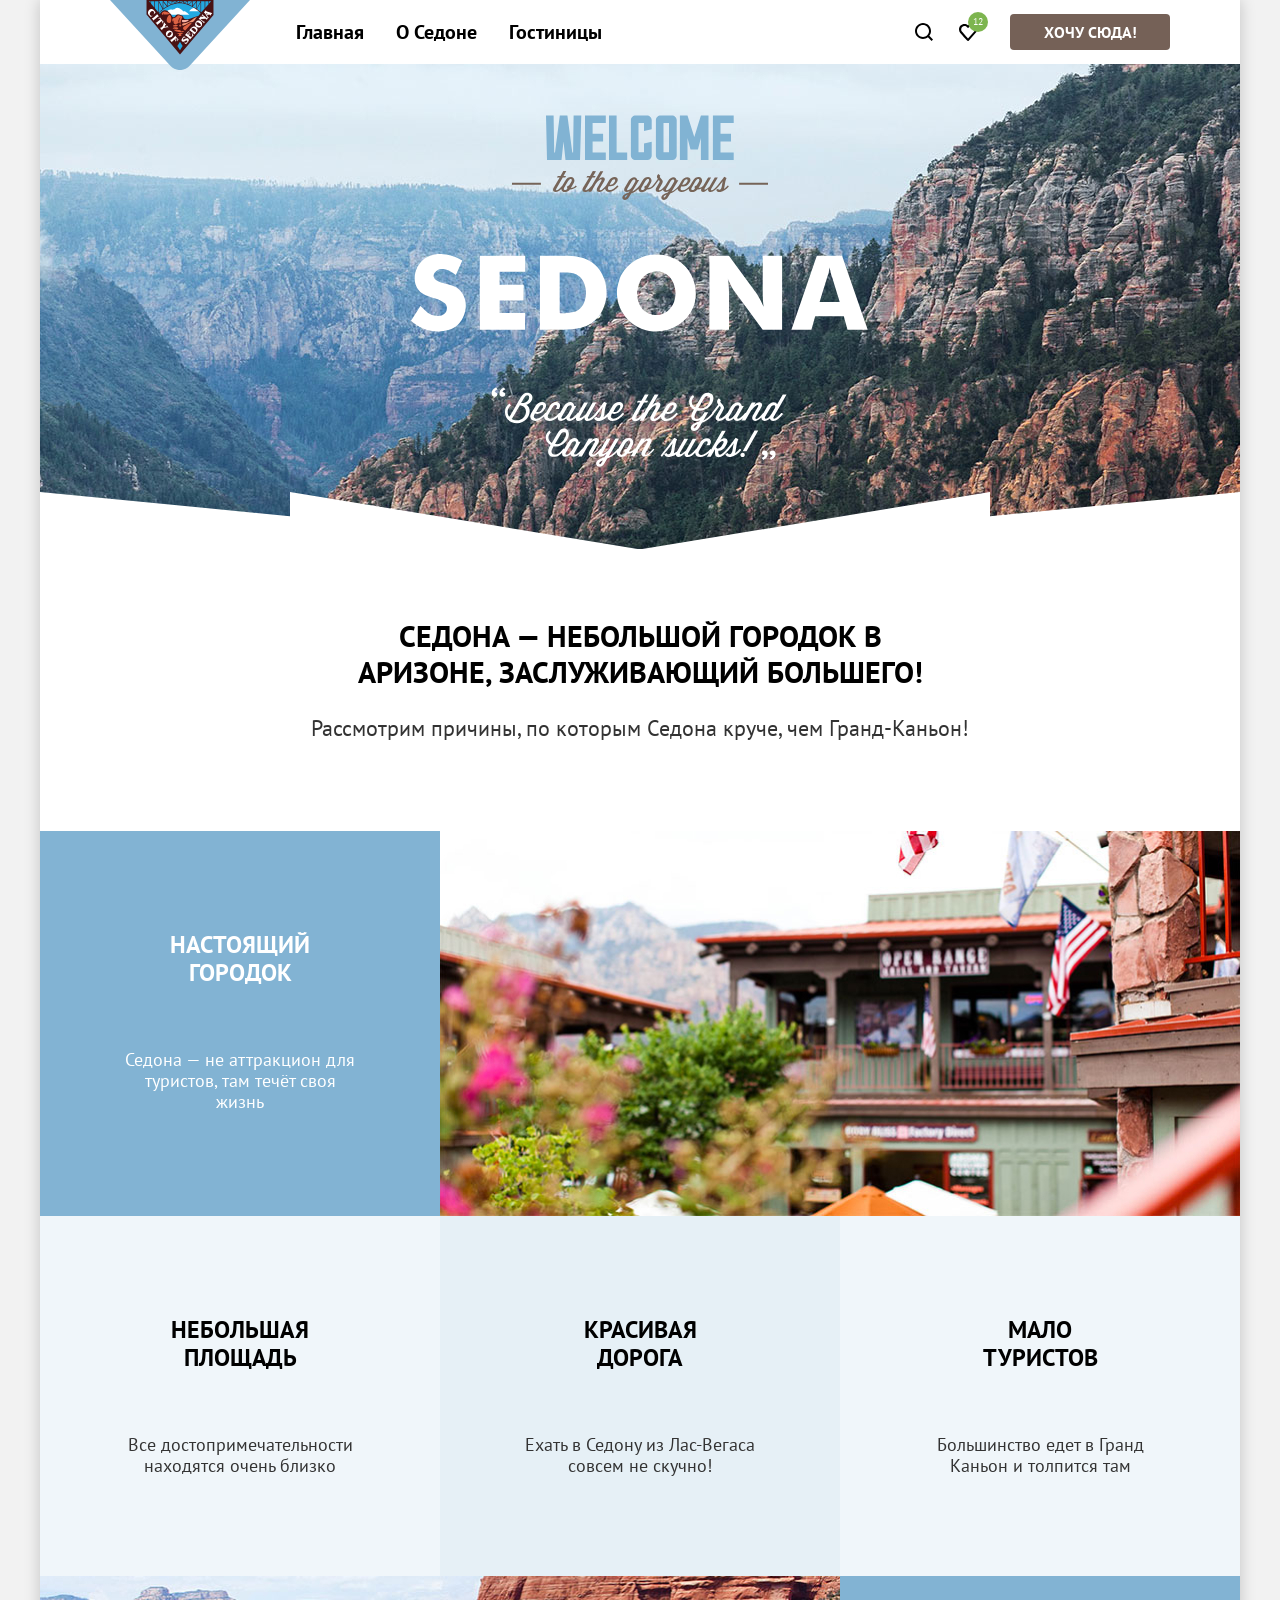
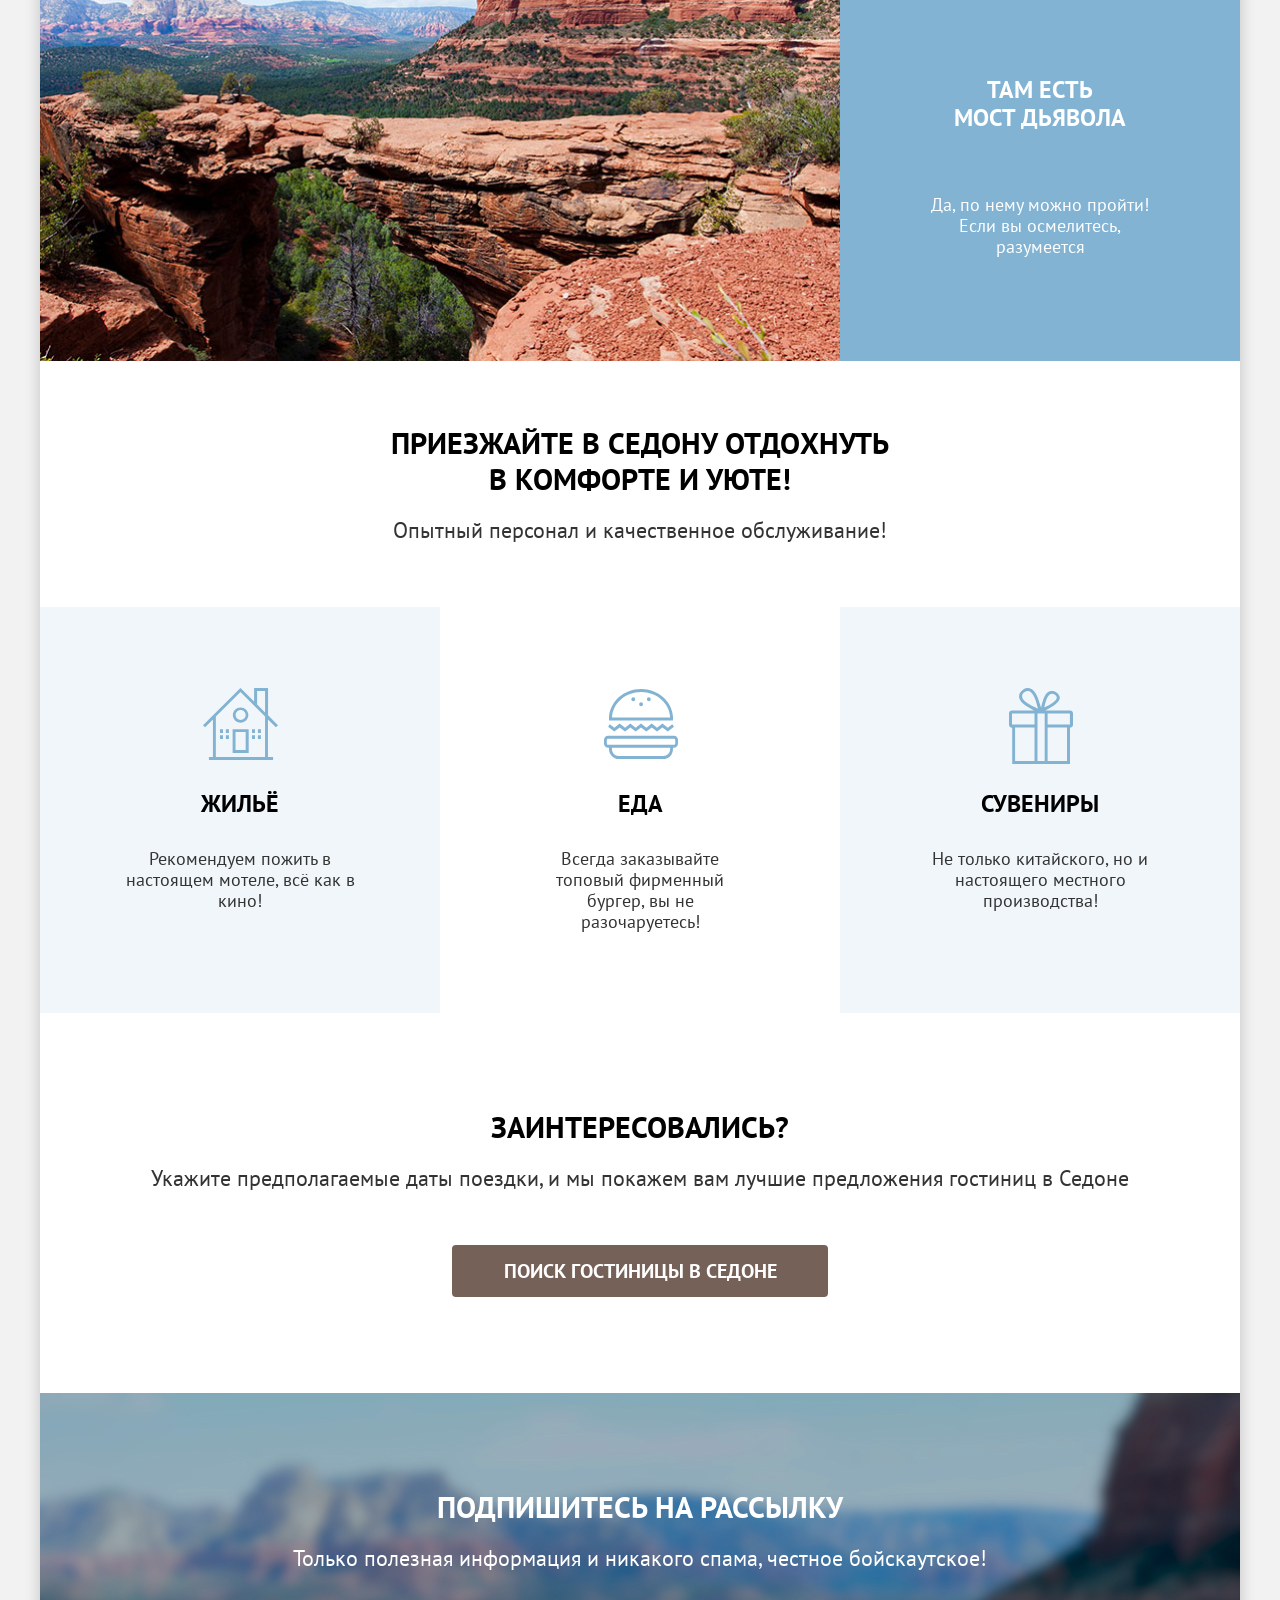
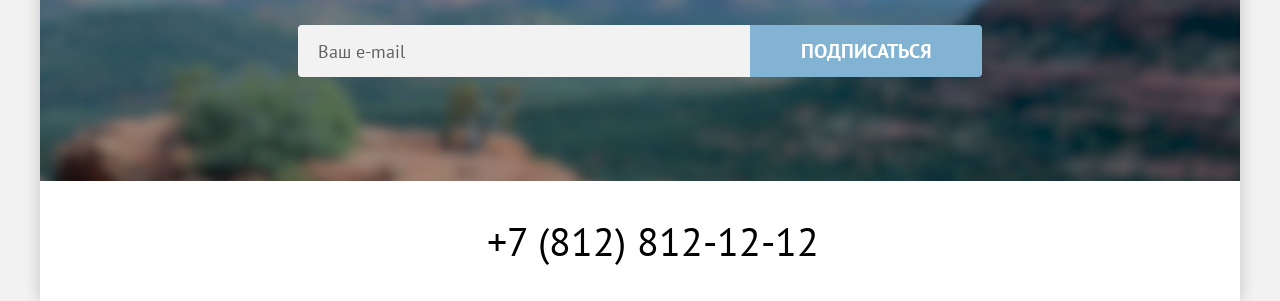
<file: index.html>
<!DOCTYPE html>
<html lang="ru">
  <head>
    <meta charset="utf-8">
    <title>HTML Academy: Седона</title>
    <link rel="stylesheet" href="styles/styles.css">
  </head>
  <body>
    <div class="container">
  <!-- Header -->
      <header class="page-header">
        <nav class="page-navigation">
          <a class="logo" href="index.html">
            <img class="logo-img" src="images/logo.svg" width="140" height="70" alt="логотип city of Sedona" title="city of Sedona">
          </a>
          <ul class="list-normalize menu">
            <li class="menu-item">
              <a class="menu-link current">Главная</a>
            </li>
            <li class="menu-item">
              <a class="menu-link" href="#">О Седоне</a>
            </li>
            <li class="menu-item">
              <a class="menu-link" href="catalog.html">Гостиницы</a>
            </li>
          </ul>
          <div class="custom-menu">
              <a class="action-icon page-search" href="#" title="Поиск">
                <span class="visually-hidden">Поиск по сайту</span>
              </a>
              <a class="action-icon favorites" href="#" title="Избранное">
                <span class="visually-hidden">Избранное</span>
                <span class="favorites-number">12</span>
              </a>
              <a class="button desire-btn" href="#">Хочу сюда!</a>
          </div>
        </nav>
      </header>
      <main class="page-main main-index">
  <!--  Hero Section -->
        <section class="hero">
          <h1 class="visually-hidden">Седона — город в Аризоне.</h1>
          <img class="hero-head-img" src="images/welcome.svg" width="458" height="352" alt="Welcome to the gorgeous Sedona 'Because the Grand Conyon sucks!'">
        </section>
  <!--  Advantages Section -->
        <section class="advantages">
          <h2 class="section-title advantages-title">Седона — небольшой городок в Аризоне, заслуживающий большего!</h2>
          <p class="section-subtitle advantages-subtitle">Рассмотрим причины, по которым Седона круче, чем Гранд-Каньон!</p>
          <ul class="list-normalize advantages-list">

            <li class="advantages-item advantages-image-item">
              <div class="advantages-item-wrap">
                <h3 class="block-title advantages-item-title">Настоящий городок</h3>
                <p class="advantages-item-text">Седона — не аттракцион для туристов, там течёт своя жизнь</p>
              </div>
              <img class="advantages-item-img" src="images/advantages-town.jpg" width="800" height="385" alt="город с зелеными зданиями, флагами и видом на горы за ними">
            </li>


            <li class="advantages-item">
              <h3 class="block-title advantages-item-title">Небольшая площадь</h3>
              <p class="advantages-item-text">Все достопримечательности находятся очень близко</p>
            </li>

            <li class="advantages-item advantages-item-darker-bg">
              <h3 class="block-title advantages-item-title">Красивая <br>дорога</h3>
              <p class="advantages-item-text">Ехать в Седону из Лас-Вегаса совсем не скучно!</p>
            </li>

            <li class="advantages-item">
              <h3 class="block-title advantages-item-title">Мало <br>туристов</h3>
              <p class="advantages-item-text">Большинство едет в Гранд Каньон и толпится там</p>
            </li>


            <li class="advantages-item advantages-image-item image-left">
              <div class="advantages-item-wrap">
                <h3 class="block-title advantages-item-title">Там есть <br>мост дьявола</h3>
                <p class="advantages-item-text">Да, по нему можно пройти! Если вы осмелитесь, разумеется</p>
              </div>
              <img class="advantages-item-img" src="images/advantages-mountains.jpg" width="800" height="385" alt="пейзаж с красными скалами, соединяющимися в природный мост над лесистой долиной">
            </li>

          </ul>
        </section>
  <!--  Offer Section -->
        <section class="offer">
          <h2 class="section-title offer-title">Приезжайте в Седону отдохнуть в комфорте и уюте!</h2>
          <p class="section-subtitle offer-subtitle">Опытный персонал и качественное обслуживание!</p>
          <ul class="list-normalize offer-list">
            <li class="offer-item offer-item-house">
              <h3 class="block-title offer-item-title">Жильё</h3>
              <p class="offer-item-description">Рекомендуем пожить в настоящем мотеле, всё как в кино!</p>
            </li>
            <li class="offer-item offer-item-food">
              <h3 class="block-title offer-item-title">Еда</h3>
              <p class="offer-item-description">Всегда заказывайте топовый фирменный бургер, вы не разочаруетесь!</p>
            </li>
            <li class="offer-item offer-item-present">
              <h3 class="block-title offer-item-title">Сувениры</h3>
              <p class="offer-item-description">Не только китайского, но и настоящего местного производства!</p>
            </li>
          </ul>
        </section>
  <!--  Booking Section -->
        <section class="booking">
          <h2 class="section-title booking-title">Заинтересовались?</h2>
          <p class="section-subtitle booking-subtitle">Укажите предполагаемые даты поездки, и мы покажем вам лучшие предложения гостиниц в Седоне</p>
          <a class="button booking-btn" href="#">Поиск гостиницы в Седоне</a>
        </section>
  <!--  Subscribe Section -->
        <section class="subscription subscription-background">
          <h2 class="section-title subscription-title">Подпишитесь на рассылку</h2>
          <p class="section-subtitle subscription-subtitle">Только полезная информация и никакого спама, честное бойскаутское!</p>
          <form class="subscription-form" action="https://echo.htmlacademy.ru/" method="post">
            <input class="subscription-form-input" type="email" name="email" placeholder="Ваш e-mail" required>
            <button class="button subscription-form-btn" type="submit">Подписаться</button>
          </form>
        </section>
      </main>
  <!-- Footer -->
      <footer class="page-footer">
        <ul class="list-normalize social-list">
          <li class="social-item">
            <a class="social-item-link" href="https://vk.com/htmlacademy">
              <span class="visually-hidden">Вконтакте</span>
            </a>
          </li>
          <li class="social-item">
            <a class="social-item-link" href="https://t.me/htmlacademy">
              <span class="visually-hidden">Телеграм</span>
            </a>
          </li>
          <li class="social-item">
            <a class="social-item-link" href="https://www.youtube.com/user/htmlacademyru">
              <span class="visually-hidden">Youtube</span>
            </a>
          </li>
        </ul>
        <address class="contact-tel">
          <a class="tel" href="tel:+78128121212">+7 (812) 812-12-12</a>
        </address>
        <a class="htmlacademy-logo" href="https://htmlacademy.ru/intensive/htmlcss">
          <span class="visually-hidden">логотип Html Academy</span>
        </a>
      </footer>
    </div>
  </body>
</html>
</file>
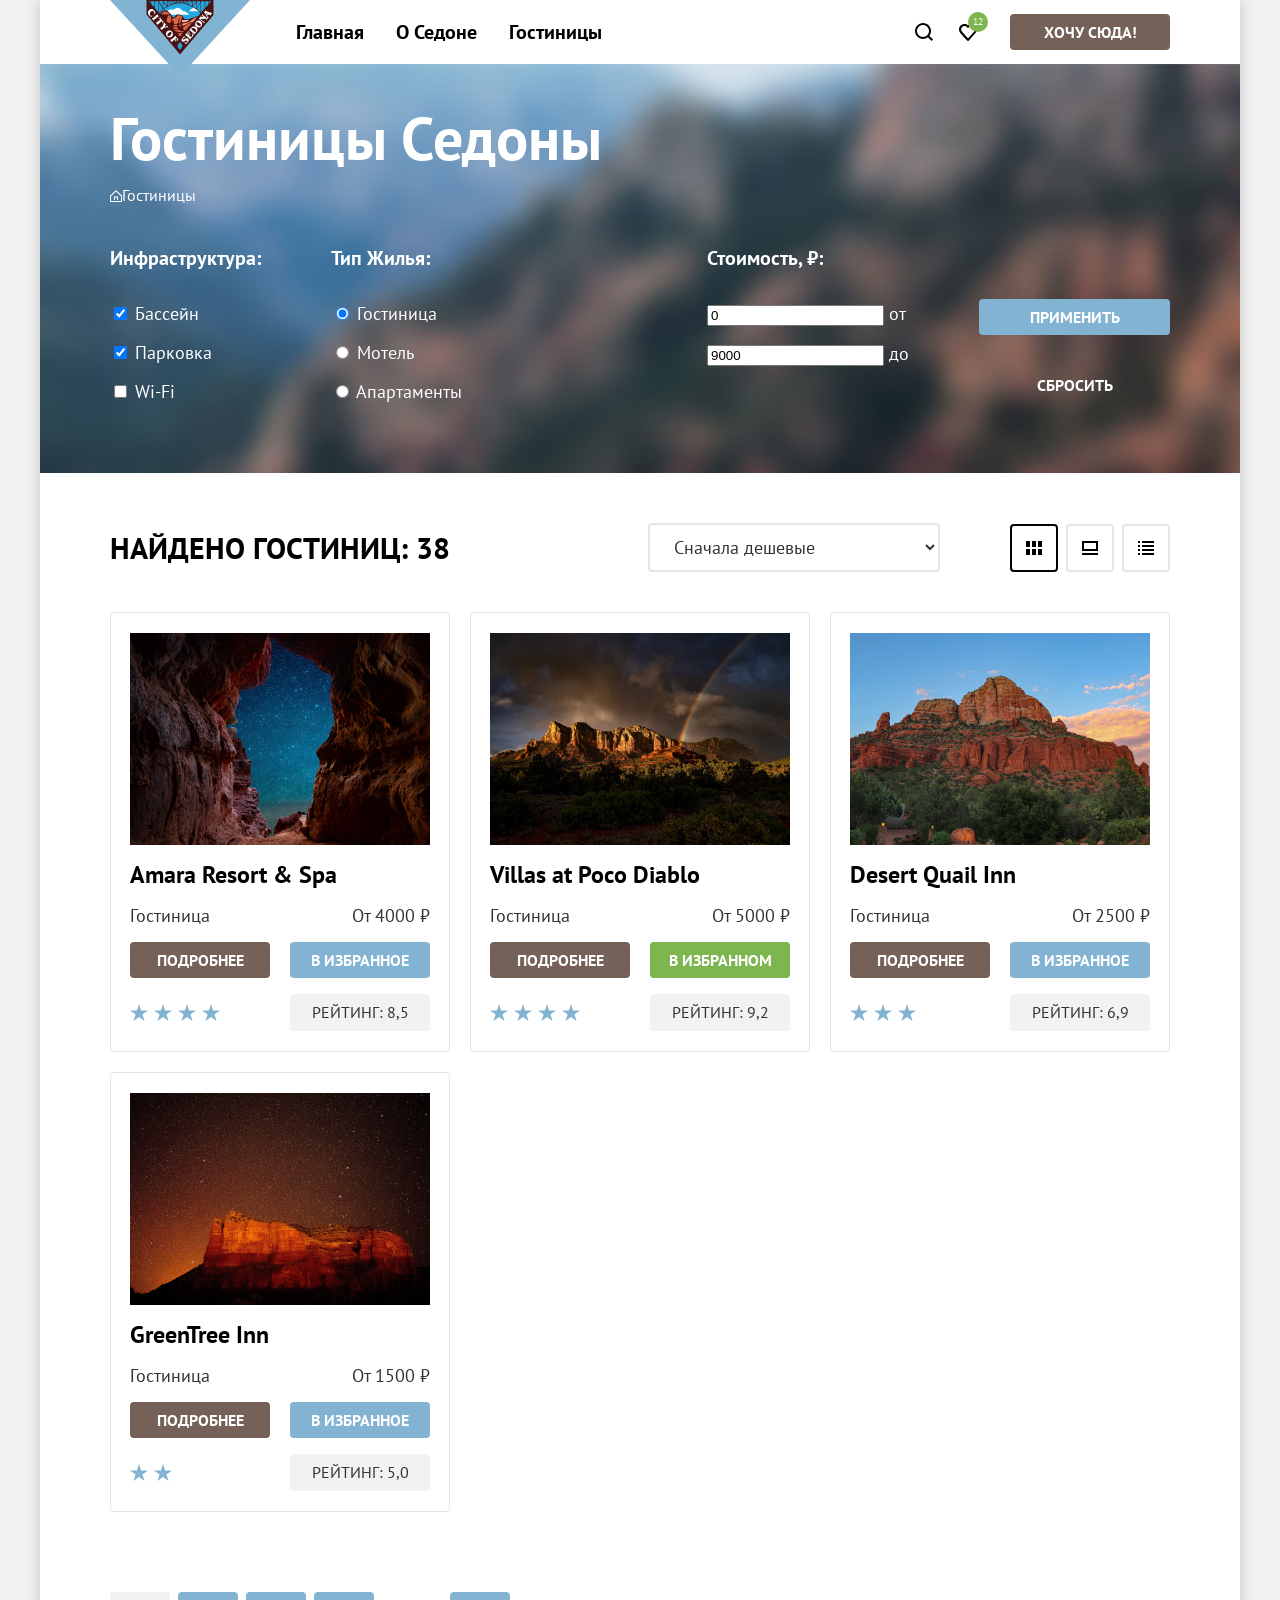
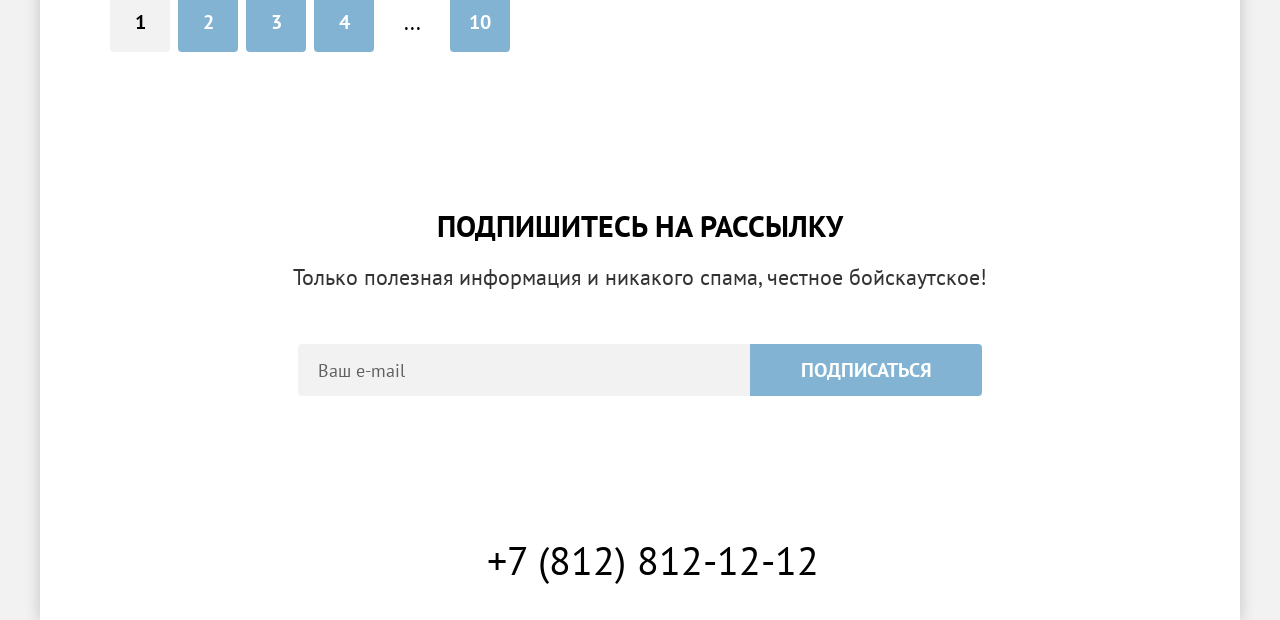
<file: catalog.html>
<!DOCTYPE html>
<html lang="ru">
  <head>
    <meta charset="utf-8">
    <title>Гостиницы Седоны</title>
    <link rel="stylesheet" href="styles/styles.css">
  </head>
  <body>
    <div class="container">
  <!-- Header -->
      <header class="page-header">
        <nav class="page-navigation">
          <a class="logo" href="index.html">
            <img class="logo-img" src="images/logo.svg" width="140" height="70" alt="логотип city of Sedona" title="city of Sedona">
          </a>
          <ul class="list-normalize menu">
            <li class="menu-item">
              <a class="menu-link" href="index.html">Главная</a>
            </li>
            <li class="menu-item">
              <a class="menu-link" href="#">О Седоне</a>
            </li>
            <li class="menu-item">
              <a class="menu-link current">Гостиницы</a>
            </li>
          </ul>
          <div class="custom-menu">
              <a class="action-icon page-search" href="#" title="Поиск">
                <span class="visually-hidden">Поиск по сайту</span>
              </a>
              <a class="action-icon favorites" href="#" title="Избранное">
                <span class="visually-hidden">Избранное</span>
                <span class="favorites-number">12</span>
              </a>
              <a class="button desire-btn" href="#">Хочу сюда!</a>
          </div>
        </nav>
      </header>
      <main class="page-main main-inner">
  <!-- Intro Section -->
        <section class="intro">
          <h1 class="page-title">Гостиницы Седоны</h1>
          <ul class="list-normalize breadcrumbs">
            <li class="breadcrumbs-item">
              <a class="breadcrumbs-link breadcrumbs-link-index" href="index.html">
                <span class="visually-hidden">Главная</span>
              </a>
            </li>
            <li class="breadcrumbs-item">
              <a class="breadcrumbs-link">Гостиницы</a>
            </li>
          </ul>
        <!-- Фильтры -->
          <form class="catalog-filter" action="https://echo.htmlacademy.ru/" method="get">
            <fieldset class="catalog-filter-group">
              <legend class="catalog-filter-title">Инфраструктура:</legend>
              <p class="filter-field-wrap">
                <input class="catalog-filter-input" id="swimming-pool-checkbox" type="checkbox" name="swimming-pool" checked>
                <label class="catalog-filter-label" for="swimming-pool-checkbox">Бассейн</label>
              </p>
              <p class="filter-field-wrap">
                <input class="catalog-filter-input" id="parking-checkbox" type="checkbox" name="parking" checked>
                <label class="catalog-filter-label" for="parking-checkbox">Парковка</label>
              </p>
              <p class="filter-field-wrap">
                <input class="catalog-filter-input" id="wi-fi-checkbox" type="checkbox" name="wi-fi">
                <label class="catalog-filter-label" for="wi-fi-checkbox">Wi-Fi</label>
              </p>
            </fieldset>
            <fieldset class="catalog-filter-group">
              <legend class="catalog-filter-title">Тип жилья:</legend>
              <p class="filter-field-wrap">
                <input class="catalog-filter-input" id="hotel-radio" type="radio" name="housing-type" value="hotel" checked>
                <label class="catalog-filter-label" for="hotel-radio">Гостиница</label>
              </p>
              <p class="filter-field-wrap">
                <input class="catalog-filter-input" id="motel-radio" type="radio" name="housing-type" value="motel">
                <label class="catalog-filter-label" for="motel-radio">Мотель</label>
              </p>
              <p class="filter-field-wrap">
                <input class="catalog-filter-input" id="apartments-radio" type="radio" name="housing-type" value="apartments">
                <label class="catalog-filter-label" for="apartments-radio">Апартаменты</label>
              </p>
            </fieldset>
            <fieldset class="catalog-filter-group align-right">
              <legend class="catalog-filter-title">Стоимость, ₽:</legend>
              <p class="filter-field-wrap">
                <input class="catalog-filter-input catalog-filter-input-price" id="minprice" type="number" name="minprice" value="0">
                <label class="catalog-filter-label" for="minprice">от</label>
              </p>
              <p class="filter-field-wrap">
                <input class="catalog-filter-input catalog-filter-input-price" id="maxprice" type="number" name="maxprice" value="9000">
                <label class="catalog-filter-label" for="maxprice">до</label>
              </p>
            </fieldset>
            <div class="buttons-wrap filter-btn-wrap">
              <button class="button catalog-filter-btn" type="submit">Применить</button>
              <button class="button catalog-filter-btn catalog-filter-btn-transparent" type="reset">Сбросить</button>
            </div>
          </form>
        </section>
  <!-- Catalog Section -->
        <section class="catalog">
          <h2 class="visually-hidden">Каталог гостиниц</h2>
        <!-- Сортировка -->
          <div class="catalog-sorting">
            <p class="search-result">Найдено гостиниц: <output name="filter-output">38</output></p>
            <select class="sorting-order" name="sorting-order" aria-label="Сортировка">
              <option value="cheap">Сначала дешевые</option>
              <option value="expensive">Сначала дорогие</option>
              <option value="popular">Сначала популярные</option>
            </select>
            <ul class="list-normalize sorting-view-buttons">
              <li class="sorting-view-item">
                <a class="sorting-view-button sorting-view-button-tile active" href="catalog.html?view=tile">
                  <span class="visually-hidden">Показать плитками</span>
                </a>
              </li>
              <li class="sorting-view-item">
                <a class="sorting-view-button sorting-view-button-card" href="catalog.html?view=card">
                  <span class="visually-hidden">Показать карточками</span>
                </a>
              </li>
              <li class="sorting-view-item">
                <a class="sorting-view-button sorting-view-button-list" href="catalog.html?view=list">
                  <span class="visually-hidden">Показать списком</span>
                </a>
              </li>
            </ul>
          </div>
        <!-- Каталог гостиниц -->
          <ul class="list-normalize catalog-list">
            <li class="catalog-card">
              <a class="catalog-card-link" href="#">
                <img class="catalog-card-img" src="images/catalog/hotel-1.jpg" width="300" height="212" alt="вид из пещеры на звездное небо">
              </a>
              <a class="catalog-card-link" href="#">
                <h3 class="block-title catalog-card-title">Amara Resort & Spa</h3>
              </a>
              <div class="card-content">
                <span class="card-text catalog-card-housing">Гостиница</span>
                <span class="card-text catalog-card-price">От 4000 ₽</span>
                <a class="button catalog-card-btn" href="#">Подробнее</a>
                <button class="button catalog-card-btn catalog-card-add-favorites" type="button">В избранное</button>
                <span class="catalog-card-stars four-stars">
                  <span class="visually-hidden">Отель четыре звезды</span>
                </span>
                <span class="catalog-card-rating">Рейтинг: 8,5</span>
              </div>
            </li>
            <li class="catalog-card">
              <a class="catalog-card-link" href="#">
                <img class="catalog-card-img" src="images/catalog/hotel-2.jpg" width="300" height="212" alt="пейзаж с горами, покрытыми лесом, и радугой на фоне облачного неба">
              </a>
              <a class="catalog-card-link" href="#">
                <h3 class="block-title catalog-card-title">Villas at Poco Diablo</h3>
              </a>
              <div class="card-content">
                <span class="card-text catalog-card-housing">Гостиница</span>
                <span class="card-text catalog-card-price">От 5000 ₽</span>
                <a class="button catalog-card-btn" href="#">Подробнее</a>
                <button class="button catalog-card-btn catalog-card-in-favorites" type="button">В избранном</button>
                <span class="catalog-card-stars four-stars">
                  <span class="visually-hidden">Отель четыре звезды</span>
                </span>
                <span class="catalog-card-rating">Рейтинг: 9,2</span>
              </div>
            </li>
            <li class="catalog-card">
              <a class="catalog-card-link" href="#">
                <img class="catalog-card-img" src="images/catalog/hotel-3.jpg" width="300" height="212" alt="массивная красная гора на фоне голубого неба с облаками, а внизу зеленая растительность">
              </a>
              <a class="catalog-card-link" href="#">
                <h3 class="block-title catalog-card-title">Desert Quail Inn</h3>
              </a>
              <div class="card-content">
                <span class="card-text catalog-card-housing">Гостиница</span>
                <span class="card-text catalog-card-price">От 2500 ₽</span>
                <a class="button catalog-card-btn" href="#">Подробнее</a>
                <button class="button catalog-card-btn catalog-card-add-favorites" type="button">В избранное</button>
                <span class="catalog-card-stars three-stars">
                  <span class="visually-hidden">Отель три звезды</span>
                </span>
                <span class="catalog-card-rating">Рейтинг: 6,9</span>
              </div>
            </li>
            <li class="catalog-card">
              <a class="catalog-card-link" href="#">
                <img class="catalog-card-img" src="images/catalog/hotel-4.jpg" width="300" height="212" alt="ночной пейзаж с красной скалой под звёздным небом">
              </a>
              <a class="catalog-card-link" href="#">
                <h3 class="block-title catalog-card-title">GreenTree Inn</h3>
              </a>
              <div class="card-content">
                <span class="card-text catalog-card-housing">Гостиница</span>
                <span class="card-text catalog-card-price">От 1500 ₽</span>
                <a class="button catalog-card-btn" href="#">Подробнее</a>
                <button class="button catalog-card-btn catalog-card-add-favorites" type="button">В избранное</button>
                <span class="catalog-card-stars two-stars">
                  <span class="visually-hidden">Отель две звезды</span>
                </span>
                <span class="catalog-card-rating">Рейтинг: 5,0</span>
              </div>
            </li>
          </ul>
      <!-- Pagination -->
          <ol class="list-normalize pagination">
            <li class="pagination-item">
              <a class="pagination-link pagination-current">1</a>
            </li>
            <li class="pagination-item">
              <a class="pagination-link" href="#">2</a>
            </li>
            <li class="pagination-item">
              <a class="pagination-link" href="#">3</a>
            </li>
            <li class="pagination-item">
              <a class="pagination-link" href="#">4</a>
            </li>
            <li class="pagination-item">
              <span class="visually-hidden">Ещё страницы</span>
              <span class="pagination-more">...</span>
            </li>
            <li class="pagination-item">
              <a class="pagination-link" href="#">10</a>
            </li>
          </ol>
        </section>
  <!--  Subscribe Section -->
        <section class="subscription">
          <h2 class="section-title subscription-title">Подпишитесь на рассылку</h2>
          <p class="section-subtitle subscription-subtitle">Только полезная информация и никакого спама, честное бойскаутское!</p>
          <form class="subscription-form" action="https://echo.htmlacademy.ru/" method="post">
            <input class="subscription-form-input" type="email" name="email" placeholder="Ваш e-mail" required>
            <button class="button subscription-form-btn" type="submit">Подписаться</button>
          </form>
        </section>
      </main>
  <!-- Footer -->
      <footer class="page-footer">
        <ul class="list-normalize social-list">
          <li class="social-item">
            <a class="social-item-link" href="https://vk.com/htmlacademy">
              <span class="visually-hidden">Вконтакте</span>
            </a>
          </li>
          <li class="social-item">
            <a class="social-item-link" href="https://t.me/htmlacademy">
              <span class="visually-hidden">Телеграм</span>
            </a>
          </li>
          <li class="social-item">
            <a class="social-item-link" href="https://www.youtube.com/user/htmlacademyru">
              <span class="visually-hidden">Youtube</span>
            </a>
          </li>
        </ul>
        <address class="contact-tel">
          <a class="tel" href="tel:+78128121212">+7 (812) 812-12-12</a>
        </address>
        <a class="htmlacademy-logo" href="https://htmlacademy.ru/intensive/htmlcss">
           <span class="visually-hidden">логотип Html Academy</span>
        </a>
      </footer>
    </div>
  </body>
</html>
</file>
<file: styles/styles.css>
@font-face {
  font-family: "PT Sans";
  font-style: normal;
  font-weight: 400;
  font-display: swap;
  src: url("../fonts/ptsans-400.woff2") format("woff2"),
       url("../fonts/ptsans-400.woff") format("woff");
}

@font-face {
  font-family: "PT Sans";
  font-style: normal;
  font-weight: 700;
  font-display: swap;
  src: url("../fonts/ptsans-700.woff2") format("woff2"),
       url("../fonts/ptsans-700.woff") format("woff");
}

*, *::before, *::after {
  box-sizing: border-box;
}

img {
  max-width: 100%;
  height: auto;
  object-fit: contain;
}

.visually-hidden {
  position: absolute;
  width: 1px;
  height: 1px;
  margin: -1px;
  border: 0;
  padding: 0;
  white-space: nowrap;
  clip-path: inset(100%);
  clip: rect(0 0 0 0);
  overflow: hidden;
}

html {
  height: 100%;
}

body {
  height: 100%;
  margin: 0px;
  font-family: "PT Sans", sans-serif;
  font-weight: 400;
  font-style: normal;
  font-size: 18px;
  line-height: 21px;
  color: #333333;
  background-color: #f2f2f2;
}

.container {
  display: flex;
  flex-direction: column;
  width: 1200px;
  min-height: 100%;
  margin: 0 auto;
  background-color: #ffffff;
  box-shadow: 0 0 15px 0 rgba(0, 0, 0, 0.2);
}

.page-main {
  flex-grow: 1;
}

.main-index {
  text-align: center;
}

/*Стили для заголовка h1*/
.page-title {
  margin-top: 0;
  margin-bottom: 8px;
  font-weight: 700;
  font-size: 60px;
  line-height: 78px;
  color: #ffffff;
}

/*Стили для заголовков h2*/
.section-title {
  margin-top: 0;
  margin-bottom: 20px;
  font-weight: 700;
  font-size: 30px;
  line-height: 36px;
  text-transform: uppercase;
  color: #000000;
}

/*Стили для заголовков h3*/
.block-title {
  margin-top: 0;
  font-weight: 700;
  font-size: 24px;
  line-height: 28px;
  text-transform: uppercase;
  color: #000000;
}

/*Стили для подзаголовков секций*/
.section-subtitle {
  margin-top: 0px;
  font-size: 22px;
  line-height: 26px;
}

/*Общие стили для кнопок сайта*/
.button {
  display: flex;
  justify-content: center;
  align-items: center;
  width: 160px;
  height: min-content;
  margin: 0;
  padding: 8px 10px;
  font-family: inherit;
  font-weight: 700;
  font-size: 16px;
  line-height: 20px;
  text-transform: uppercase;
  color: #ffffff;
  word-break: break-word;
  border-radius: 4px;
  background-color: #756157;
  text-decoration: none;
  border: none;
  cursor: pointer;
}

/*Обнуление отступов у списков*/
.list-normalize {
  margin: 0;
  padding: 0;
  list-style-type: none;
}

/*HEADER*/

.page-header {
  z-index: 1;
}

.page-navigation {
  display: grid;
  grid-template-columns: auto 1fr auto;
  align-items: center;
  padding: 0 70px;
}

.logo {
  max-height: 64px;
  margin-right: 30px;
}

.logo-img {
  display: block;
}

.menu {
  display: flex;
  font-weight: 700;
  font-size: 20px;
  line-height: 24px;
  color: #000000;
}

.menu-link {
  display: block;
  padding: 20px 16px;
  color: inherit;
  text-decoration: none;
}

.menu-link.current {

}

.custom-menu {
  display: flex;
  align-items: center;
}

.action-icon {
  display: block;
  width: 20px;
  height: 20px;
  margin: 0 12px;
}

.page-search {
  background: url("../images/search-icon.svg") no-repeat center;
}

.favorites {
  position: relative;
  background: url("../images/heart-icon.svg") no-repeat center;
  text-decoration: none;
}

.favorites-number {
  position: absolute;
  top: -10px;
  right: -10px;
  display: flex;
  justify-content: center;
  align-items: center;
  width: 20px;
  height: 20px;
  font-size: 10px;
  line-height: 10px;
  color: #ffffff;
  border-radius: 50%;
  background-color: #7db54f;
}

.desire-btn {
  margin-left: 20px;
}

/*HERO*/

.hero {
  margin-bottom: 69px;
  padding: 51px 0 82px 0;
  background: url("../images/hero-background-mask.svg") no-repeat center bottom -0.4px,
              #4885b7 url("../images/hero-background.jpg") no-repeat center top / contain;
}

.hero-head-img {
  display: block;
  margin: 0 auto;
}

/*ADVANTAGES*/

.advantages {
  margin-bottom: 64px;
}

.advantages-title {
  width: 623px;
  margin-left: auto;
  margin-right: auto;
  margin-bottom: 25px;
}

.advantages-subtitle {
  margin-bottom: 90px;
}

.advantages-list {
  display: grid;
  grid-template-columns: repeat(3, 1fr);
}

.advantages-item,
.advantages-item-wrap{
  width: 400px;
  padding: 100px 85px;
}

.advantages-item {
  background-color: rgba(131, 179, 211, 0.12);
}

.advantages-item-darker-bg {
  background-color: rgba(131, 179, 211, 0.2);
}

.advantages-image-item {
  display: grid;
  grid-template-columns: auto auto;
  grid-column: 1/-1;
  width: auto;
  padding: 0;
  color: #ffffff;
  background-color: #82b3d3;
  grid-template-areas:
    "description image";
}

.advantages-image-item.image-left {
  grid-template-areas:
    "image description";
}

.advantages-item-wrap {
  grid-area: description;
}

.advantages-item-title {
  margin-bottom: 62px;
}

.advantages-image-item .advantages-item-title {
  color: #ffffff;
}

.advantages-item-text {
  margin: 0;
}

.advantages-item-img {
  display: block;
  grid-area: image;
}

/*OFFER*/

.offer {
  margin-bottom: 96px;
}

.offer-title {
  width: 505px;
  margin-left: auto;
  margin-right: auto;
}

.offer-subtitle {
  margin-bottom: 64px;
}

.offer-list {
  display: flex;
  flex-wrap: wrap;
}

.offer-item {
  width: 400px;
  padding: 183px 85px 81px 85px;
  background-repeat: no-repeat;
  background-position: center 81px;
}

.offer-item-house {
  background-image: url("../images/offer-house-icon.svg");
}

.offer-item-food {
  background-image: url("../images/offer-food-icon.svg");
}

.offer-item-present {
  background-image: url("../images/offer-box-icon.svg");
}

.offer-item:nth-child(odd) {
  background-color: rgba(131, 179, 211, 0.12);
}

.offer-item-title {
  margin-bottom: 30px;
}

.offer-item-description {
  margin: 0;
}

/*BOOKING*/

.booking {
  margin-bottom: 96px;
}

.booking-subtitle {
  margin-bottom: 54px;
}

.booking-btn {
  width: 376px;
  height: 52px;
  margin: 0 auto;
  font-size: 20px;
  line-height: 36px;
}

/*SUBSCRIPTION*/

.subscription {
  padding-top: 96px;
  padding-bottom: 104px;
  text-align: center;
}

.subscription-background {
  color: #ffffff;
  background-color:#4885b7;
  background-image: url("../images/subscribe-background.jpg");
  background-repeat: no-repeat;
}

.subscription-background .subscription-title {
  color: #ffffff;
}

.subscription-subtitle {
  margin-bottom: 54px;
}

.subscription-form {
  display: flex;
  justify-content: center;
}

.subscription-form-input {
  width: 452px;
  height: 52px;
  padding: 12px 20px;
  font-family: inherit;
  font-size: 18px;
  font-weight: 400;
  line-height: 24px;
  color: #000000;
  border-radius: 4px 0 0 4px;
  background: #f2f2f2;
  border: none;
}

.subscription-form input::placeholder {
  color: #000000;
  opacity: 0.6;
}

.subscription-form-btn {
  width: 232px;
  min-height: 52px;
  font-size: 20px;
  line-height: 36px;
  border-radius: 0 4px 4px 0;
  background-color: #82b3d3;
}

/*FOOTER*/

.page-footer {
  display: grid;
  grid-template-columns:auto 1fr auto;
  align-items: center;
  justify-items: center;
  padding: 40px 70px;
  color: #000000;
}

.social-list {
  display: flex;
}

.social-item-link {
  display: block;
  width: 47px;
  height: 40px;
}

.tel {
  font-size: 40px;
  font-style: normal;
  line-height: 40px;
  text-transform: uppercase;
  color: inherit;
  text-decoration: none;
}

.htmlacademy-logo {
  display: block;
  width: 115px;
  height: 33px;
}

/*INTRO*/

.intro {
  margin-bottom: 50px;
  padding: 35px 70px 70px 70px;
  color: #ffffff;
  background-color: #4885b7;
  background-image: url("../images/catalog-intro-background.jpg");
  background-repeat: no-repeat;
  background-size: cover;
}

.breadcrumbs {
  display: flex;
  align-items: center;
  margin-bottom: 40px;
}

.breadcrumbs-item {
  font-size: 16px;
}

.breadcrumbs-link {
  color: inherit;
  text-decoration: none;
}

.breadcrumbs-link-index {
  display: block;
  width: 12px;
  height: 12px;
  background: url("../images/breadcrumbs-home-icon.svg") no-repeat center;
}

.catalog-filter {
  display: flex;
  column-gap: 70px;
}

.catalog-filter-group {
  margin: 0;
  padding: 0;
  border: none;
}

.catalog-filter-group.align-right {
  margin: 0 0 0 auto;
}

.catalog-filter-title {
  margin-bottom: 32px;
  padding: 0;
  font-weight: 700;
  font-size: 20px;
  line-height: 24px;
  text-transform: capitalize;
}

.filter-field-wrap {
  margin-top: 0;
  margin-bottom: 16px;
}

.filter-field-wrap:last-child {
  margin: 0;
}

.catalog-filter-label {
  line-height: 23px;
}

.filter-btn-wrap {
  align-self: flex-end;
}

.catalog-filter-btn {
  width: 191px;
  background-color: #82b3d3;
}

.catalog-filter-btn:not(:last-child) {
  margin-bottom: 32px;
}

.catalog-filter-btn-transparent {
  background-color: transparent;
}

/*CATALOG*/

.catalog {
  margin-bottom: 60px;
  padding: 0 70px;
}

.catalog-sorting {
  display: grid;
  grid-template-columns: 1fr auto auto;
  align-items: center;
  margin-bottom: 40px;
}

.search-result {
  margin: 0;
  padding-right: 20px;
  font-weight: 700;
  font-size: 30px;
  line-height: 36px;
  text-transform: uppercase;
  color: #000000;
}

.sorting-order {
  width: 292px;
  margin-right: 70px;
  padding: 10px 20px;
  font-family: inherit;
  font-weight: 400;
  font-size: 18px;
  line-height: 21px;
  color: inherit;
  background: #ffffff;
  border: 2px solid #e5e5e5;
  border-radius: 4px;
}
.sorting-view-buttons {
  display: grid;
  grid-template-columns: 48px 48px 48px;
  column-gap: 8px;
}

.sorting-view-button {
  display: block;
  width: 48px;
  height: 48px;
  border: 2px solid #e5e5e5;
  border-radius: 4px;
}

.sorting-view-button-tile {
  background: url("../images/tile-mode.svg") no-repeat center;
}

.sorting-view-button-card {
  background: url("../images/card-mode.svg") no-repeat center;
}

.sorting-view-button-list {
  background: url("../images/list-mode.svg") no-repeat center;
}

.sorting-view-button.active {
  border-color: #000000;
}

.catalog-list {
  display: grid;
  grid-template-columns: repeat(3, 1fr);
  gap:20px;
  margin-bottom: 80px;
}

.catalog-card {
  max-width: 340px;
  padding: 20px 19px;
  border: 1px solid #e5e5e5;
  border-radius: 4px;
}

.catalog-card-link {
  text-decoration: none;
}

.catalog-card-img {
  display: block;
  margin-bottom: 16px;
}

.catalog-card-title {
  text-transform: none;
  margin-bottom: 16px;
}

.card-content {
  display: grid;
  grid-template-columns: repeat(2, 1fr);
  gap: 16px 20px;
  max-width: 300px;
}

.catalog-card-price {
  justify-self: end;
}

.catalog-card-btn {
  width: 140px;
}

.catalog-card-add-favorites {
  background-color: #82b3d3;
}

.catalog-card-in-favorites {
  background-color: #7db54f;
}

.catalog-card-stars {
  display: block;
  width: 140px;
  height: 37px;
  background-repeat: no-repeat;
}

.one-stars {
  background-image: url("../images/stars-one.svg");
}

.two-stars {
  background-image: url("../images/stars-two.svg");
}

.three-stars {
  background-image: url("../images/stars-three.svg");
}

.four-stars {
  background-image: url("../images/stars-four.svg");
}

.five-stars {
  background-image: url("../images/stars-five.svg");
}

.catalog-card-rating {
  display: flex;
  justify-content: center;
  width: 140px;
  padding: 8px 10px;
  font-size: 16px;
  line-height: 20px;
  text-transform: uppercase;
  border-radius: 4px;
  background: #f2f2f2;
}

.pagination {
  display: flex;
  column-gap: 8px;
}

.pagination-link {
  display: flex;
  justify-content: center;
  align-items: center;
  min-width: 60px;
  height: 60px;
  padding: 10px;
  font-weight: 700;
  font-size: 20px;
  line-height: 36px;
  text-transform: uppercase;
  color: #fff;
  border-radius: 4px;
  background: #82b3d3;
  text-decoration: none;
}

.pagination-current {
  color: #000000;
  background: #f2f2f2;
}

.pagination-more {
  display: flex;
  justify-content: center;
  align-items: center;
  width: 60px;
  height: 60px;
  font-size: 22px;
  line-height: 26px;
  color: #000000;
}
</file>
